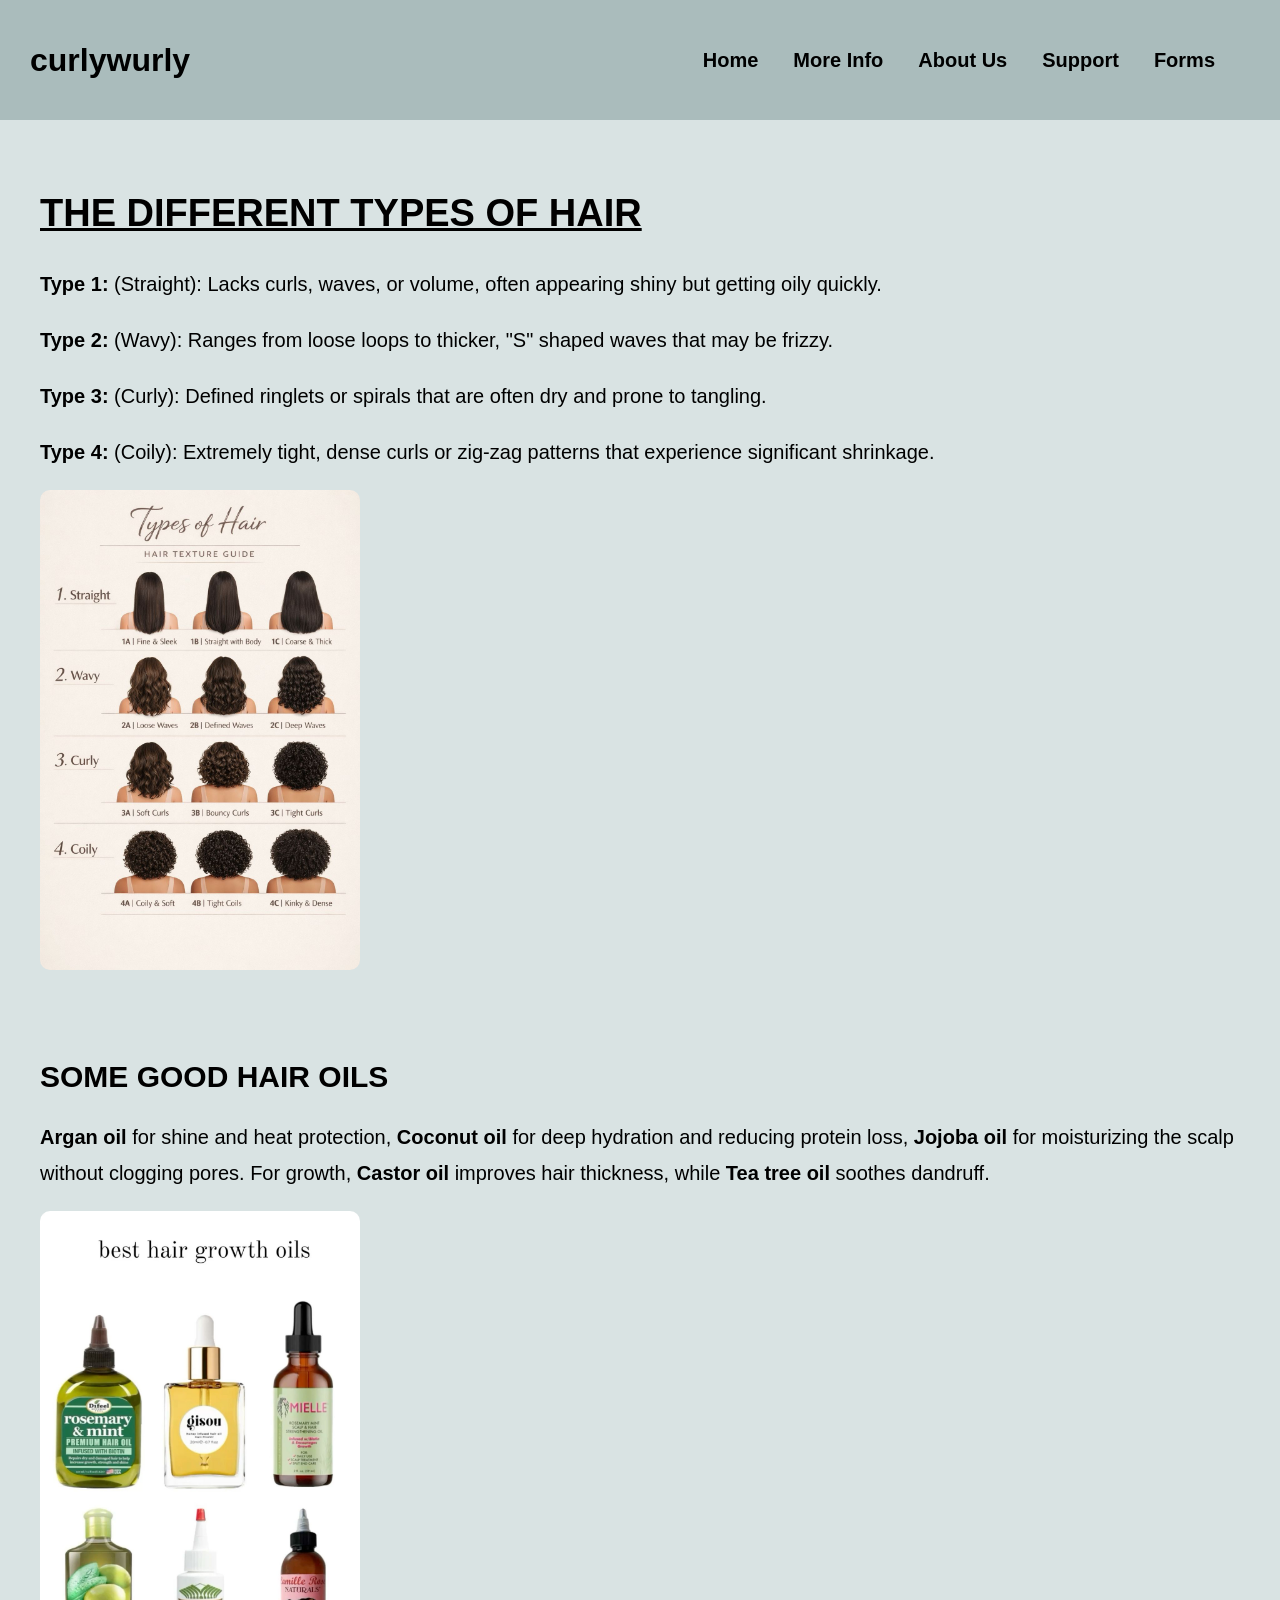
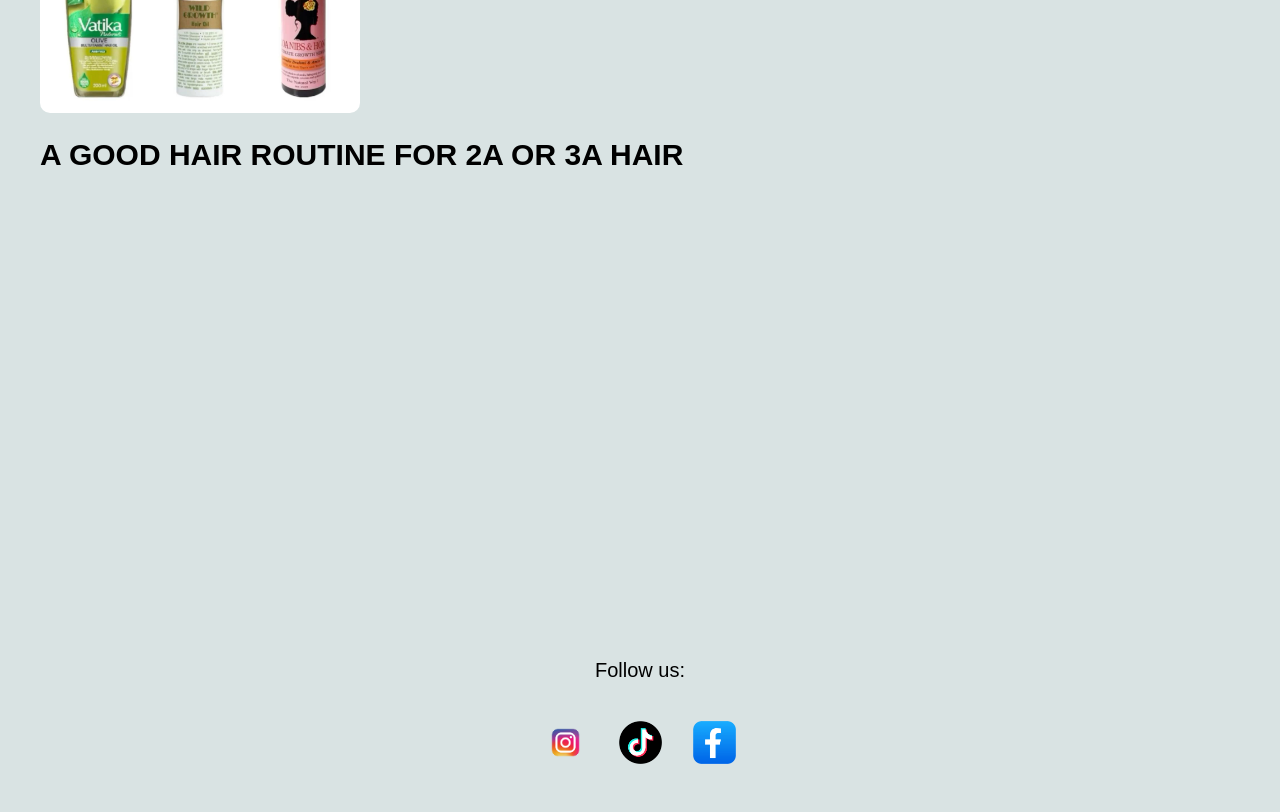
<file: index.html>
<!DOCTYPE html> 
<html lang="en">
<head>
  <meta charset="UTF-8">
  <title>Curlywurly</title>
  <link rel="stylesheet" href="styles.css">
</head>
<body>

  <!-- navbar -->
  <header>
    <nav>
      <h2>curlywurly</h2>

      <ul>
        <!-- nav -->
        <li><a href="index.html">Home</a></li>
        <li><a href="moreinfo.html">More Info</a></li>
        <li><a href="about.html">About Us</a></li>
        <li><a href="support.html">Support</a></li>
        <li><a href="forms.html">Forms</a></li>
        <li></li>

      </ul>
    </nav>
  </header>

  <main>
    <section class="container">

     
      <div class="left">

        <!-- hair types -->
        <div class="row">
          <div class="text">
            <h1>THE DIFFERENT TYPES OF HAIR</h1>

            <p><strong>Type 1:</strong> (Straight): Lacks curls, waves, or volume, often appearing shiny but getting oily quickly.</p>

            <p><strong>Type 2:</strong> (Wavy): Ranges from loose loops to thicker, "S" shaped waves that may be frizzy.</p>

            <p><strong>Type 3:</strong> (Curly): Defined ringlets or spirals that are often dry and prone to tangling.</p>

            <p><strong>Type 4:</strong> (Coily): Extremely tight, dense curls or zig-zag patterns that experience significant shrinkage.</p>
          </div>

          <img src="hair.types.jpg" alt="Hair types chart" class="side-image">
        </div>

      </div>

      
      <div class="right">

        <!-- hair oils -->
        <div class="row">
          <div class="text">

            <h2>SOME GOOD HAIR OILS</h2>

            <p>
              <strong>Argan oil</strong> for shine and heat protection,
              <strong>Coconut oil</strong> for deep hydration and reducing protein loss,
              <strong>Jojoba oil</strong> for moisturizing the scalp without clogging pores.

              For growth,
              <strong>Castor oil</strong> improves hair thickness, while
              <strong>Tea tree oil</strong> soothes dandruff.
            </p>

          </div>

          <img src="hair.oils.jpg" alt="Hair oils" class="side-image">
        </div>

        <!-- video -->
        <h2>A GOOD HAIR ROUTINE FOR 2A OR 3A HAIR</h2>

<iframe width="560" height="315" src="https://www.youtube.com/embed/MMRo-sexWdE?si=X9pfPsN2jZWxeZhw" title="YouTube video player" frameborder="0" allow="accelerometer; autoplay; clipboard-write; encrypted-media; gyroscope; picture-in-picture; web-share" referrerpolicy="strict-origin-when-cross-origin" allowfullscreen></iframe>

      </div>

    </section>
  </main>

 
  <footer>
    <p>Follow us:</p>

    <div class="socials">
      <img src="Instagram.webp">
      <img src="tiktok.webp">
      <img src="facebook.webp">
    </div>
  </footer>

</body>
</html>
</file>
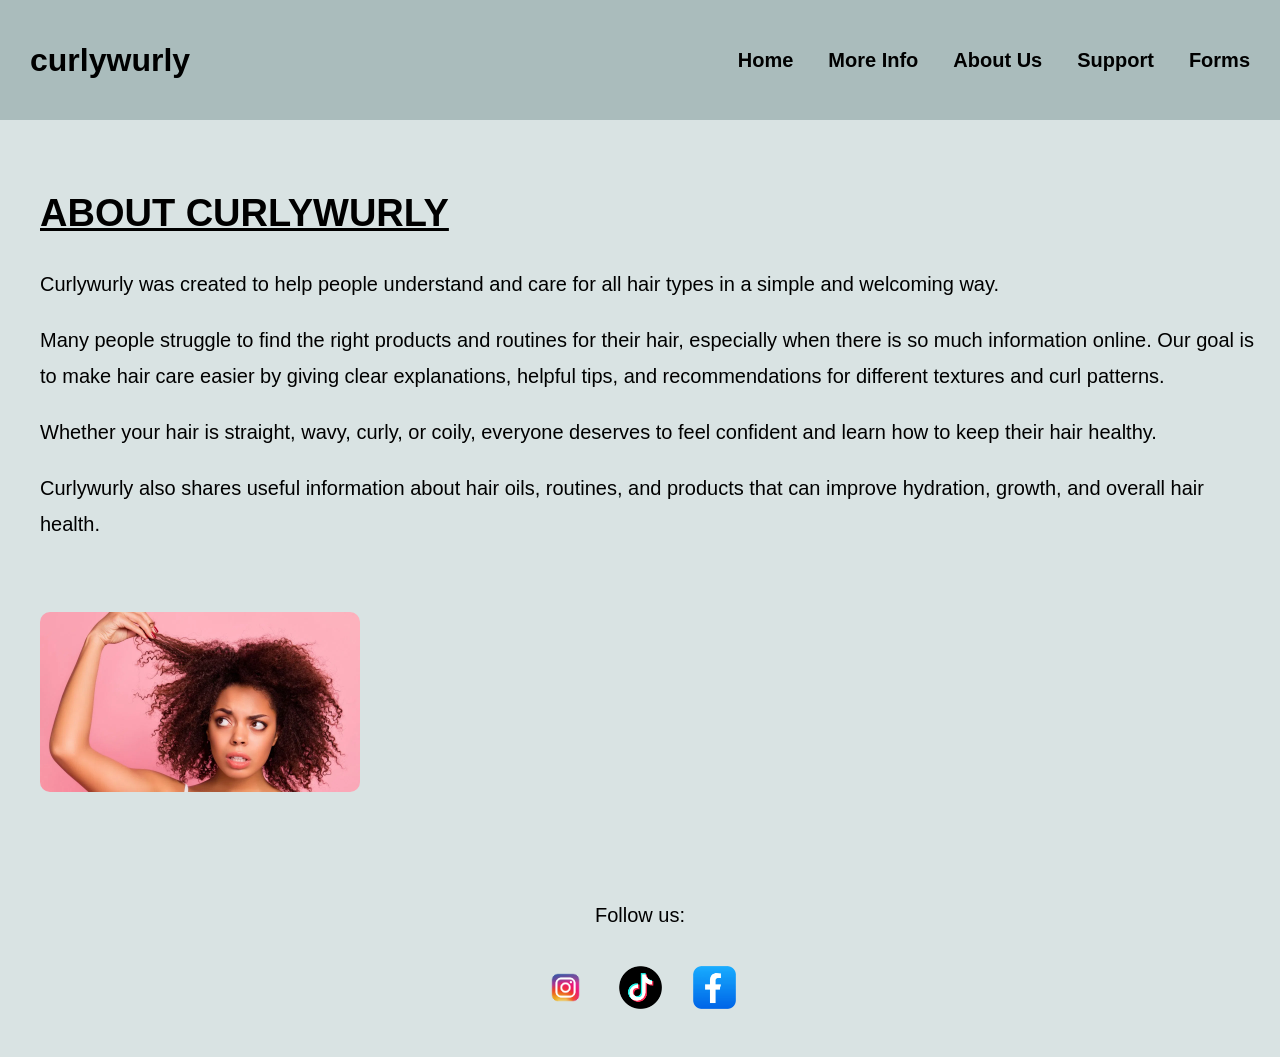
<file: about.html>
<!DOCTYPE html>
<html lang="en">
<head>
  <meta charset="UTF-8">
  <title>About Us | Curlywurly</title>
  <link rel="stylesheet" href="styles.css">
</head>

<body>

  <!-- NAVBAR -->
  <header>
    <nav>
      <h2>curlywurly</h2>

      <ul>
        <li><a href="index.html">Home</a></li>
        <li><a href="moreinfo.html">More Info</a></li>
        <li><a href="about.html">About Us</a></li>
        <li><a href="support.html">Support</a></li>
        <li><a href="forms.html">Forms</a></li>
      </ul>
    </nav>
  </header>

  <!-- MAIN CONTENT -->
  <main>

    <section class="container">

      <div class="left">

        <h1>ABOUT CURLYWURLY</h1>

        <p>
          Curlywurly was created to help people understand and care for
          all hair types in a simple and welcoming way.
        </p>

        <p>
          Many people struggle to find the right products and routines
          for their hair, especially when there is so much information
          online. Our goal is to make hair care easier by giving clear
          explanations, helpful tips, and recommendations for different
          textures and curl patterns.
        </p>

        <p>
          Whether your hair is straight, wavy, curly, or coily,
          everyone deserves to feel confident and learn how to keep
          their hair healthy.
        </p>

        <p>
          Curlywurly also shares useful information about hair oils,
          routines, and products that can improve hydration, growth,
          and overall hair health.
        </p>

      </div>

      <!-- IMAGE -->
      <div class="right">

        <img src="curly-hair-care.webp" alt="Hair care image" class="side-image">

      </div>

    </section>

  </main>

  <!-- FOOTER -->
  <footer>

    <p>Follow us:</p>

    <div class="socials">
      <img src="Instagram.webp" alt="Instagram">
      <img src="tiktok.webp" alt="TikTok">
      <img src="facebook.webp" alt="Facebook">
    </div>

  </footer>

</body>
</html>
</file>
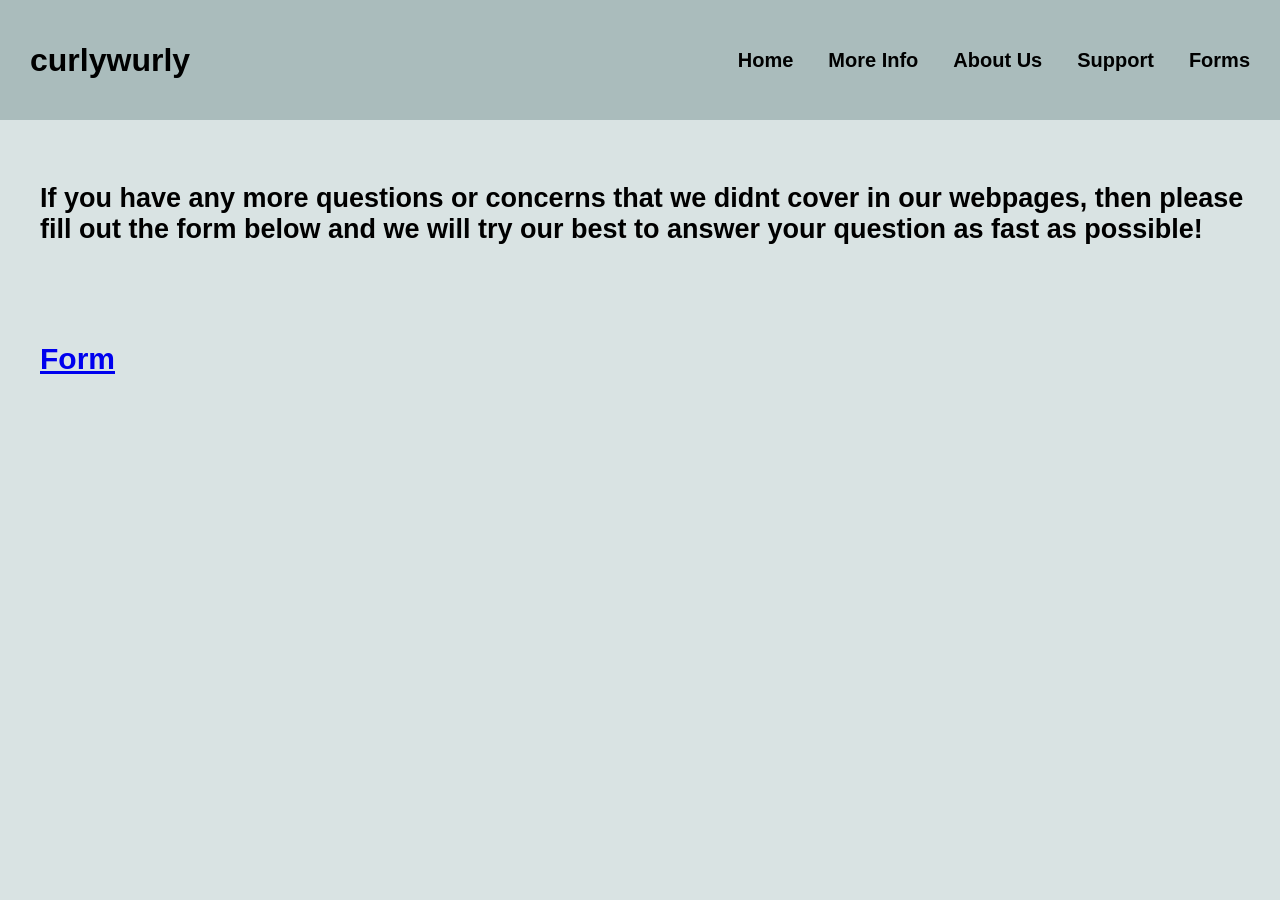
<file: forms.html>
<!DOCTYPE html>
<HTML>
    <html lang="en">
<head>
  <meta charset="UTF-8">
  <title>Support | Curlywurly</title>
  <link rel="stylesheet" href="styles.css">
</head>
<body>

  <!-- NAVBAR -->
  <header>
    <nav>
      <h2>curlywurly</h2>

      <ul>
        <li><a href="index.html">Home</a></li>
        <li><a href="moreinfo.html">More Info</a></li>
        <li><a href="about.html">About Us</a></li>
        <li><a href="support.html">Support</a></li>
        <li><a href="forms.html">Forms</a></li>
      </ul>
    </nav>
  </header>
  <main>

    <section class="container">

      
        <h1>If you have any more questions or concerns that we didnt cover in our webpages, then please fill out the form below and we will try our best to answer your question as fast as possible!</h1>
        <h2><a href="forms2.html">Form</a></h2>
   
</body>
</html>
</file>
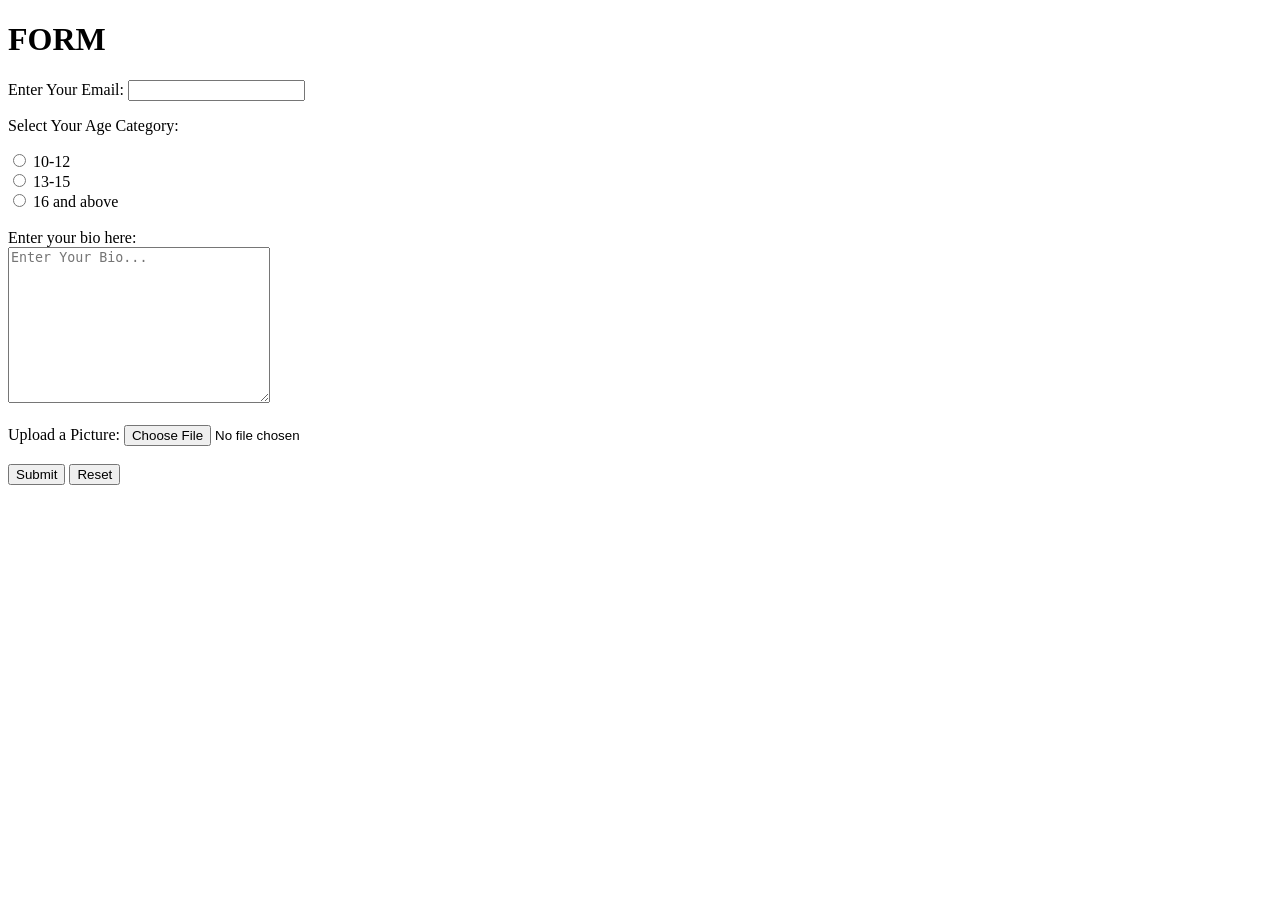
<file: forms2.html>
<!DOCTYPE html>
<body>
<H1>FORM</H1>
            <form>
                <label for="email">Enter Your Email:</label>
                <input type="email" id="email" name="email">
                
                <p>Select Your Age Category:</p>
                <input type="radio" name="age" value="10-12" id="option1">
                <label for="option1">10-12</label><br>                
                <input type="radio" name="age" value="13-15" id="option1">
                <label for="option1">13-15</label><br>                
                <input type="radio" name="age" value="16 and above" id="option1">
                <label for="option1">16 and above</label><br>
                <br>
                <label for="bio">Enter your bio here:</label><br>
                <textarea name="bio" id="bio" cols="30" rows="10" placeholder="Enter Your Bio..."></textarea>
                <br><br>
                <label for="myfile">Upload a Picture:</label>
                <input type="file" name="myfile" id="myfile">
                <br><br>
                <input type="submit" name="submit" id="submit">
                <input type="reset" name="reset" id="reset">
            </form>
        </BODY>
</HTML>
</file>
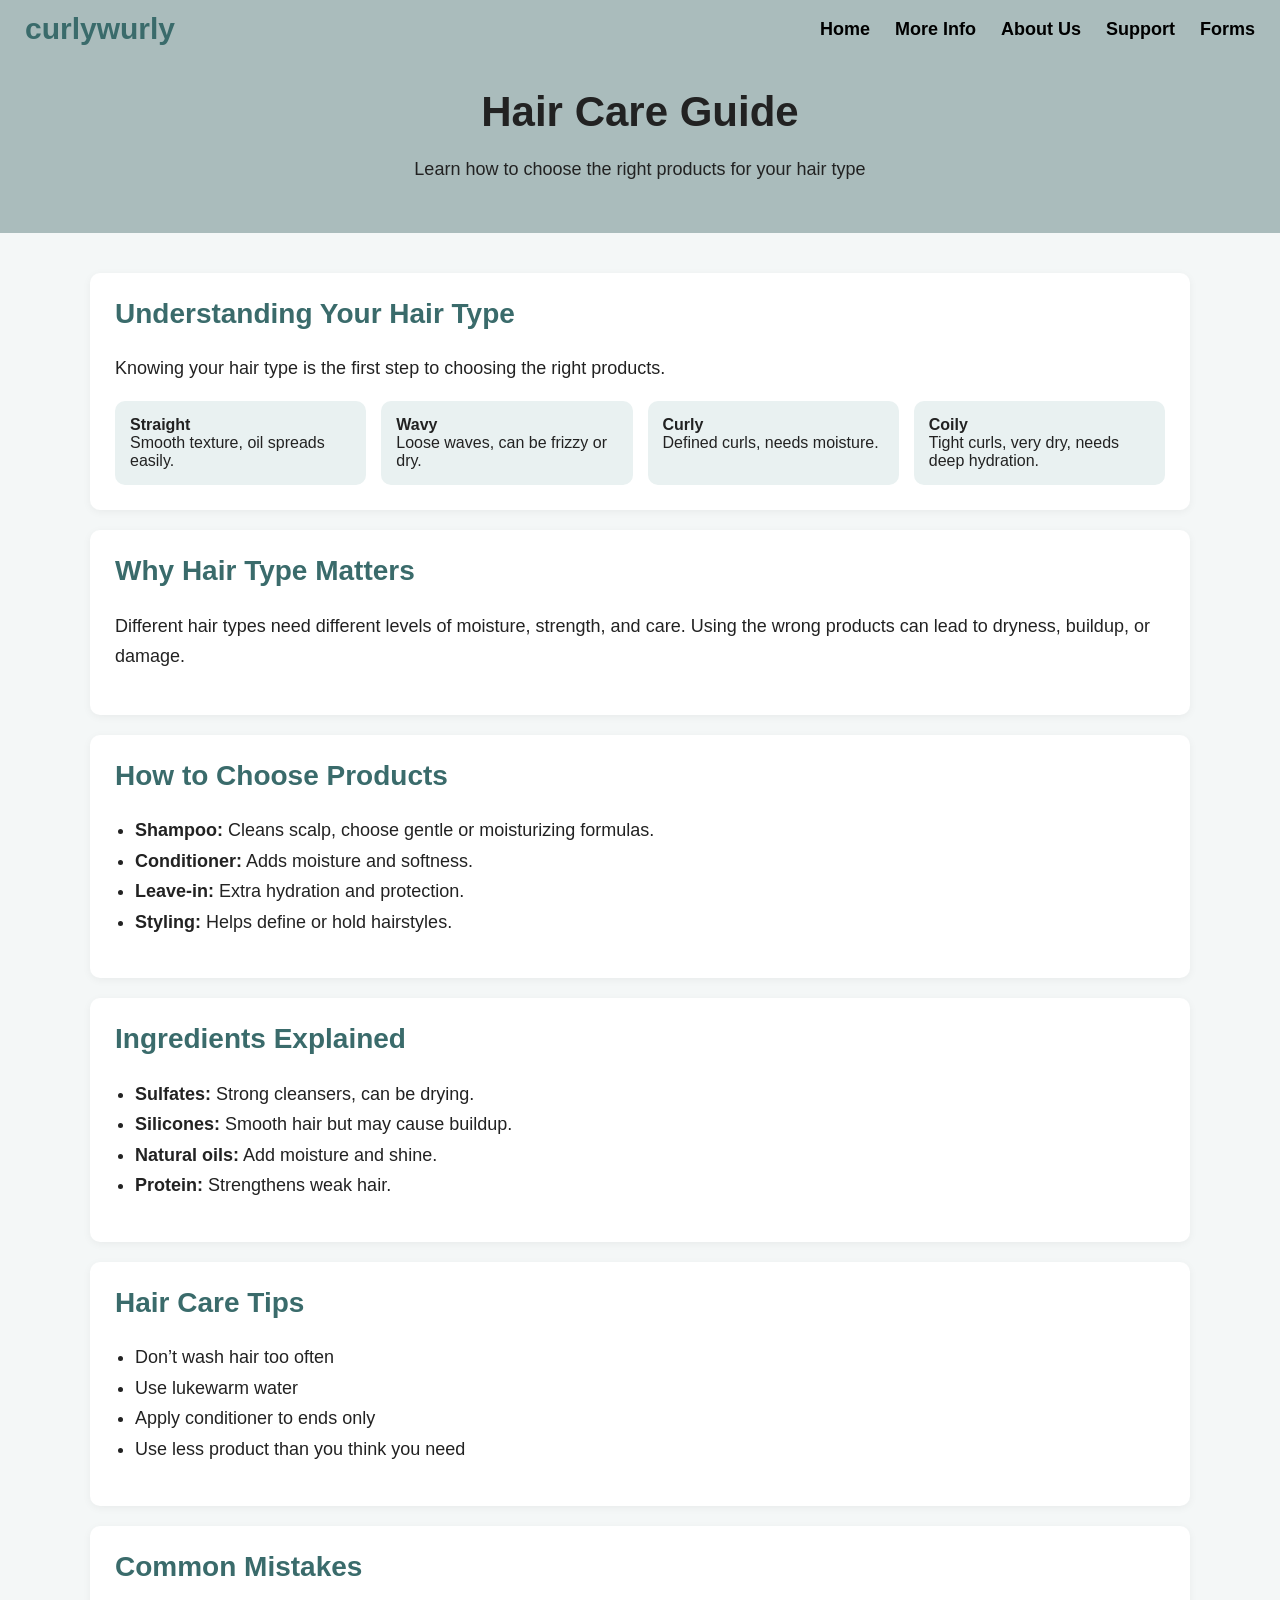
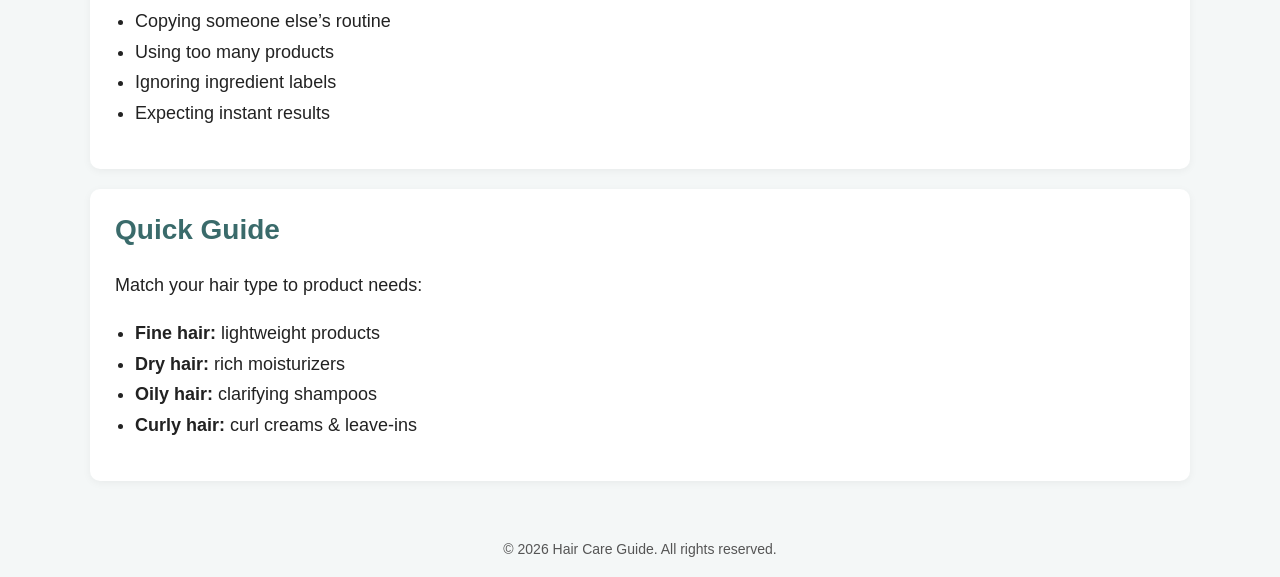
<file: moreinfo.html>
<!DOCTYPE html> 
<html lang="en">
<head>
<meta charset="UTF-8" />
<meta name="viewport" content="width=device-width, initial-scale=1.0" />
<title>Hair Care Guide - More Info</title>

<style>
/* ai helped me with the style part */

body {
  margin: 0;
  font-family: Arial, sans-serif;
  background: #f4f7f7;
  color: #222;
}

/* NAVBAR */
nav {
  display: flex;
  justify-content: space-between;
  align-items: center;
  background: #aabcbc;
  padding: 12px 25px;
}

nav h2 {
  margin: 0;
  font-size: 30px;
}

nav ul {
  list-style: none;
  display: flex;
  gap: 25px;
  margin: 0;
  padding: 0;
}

nav a {
  text-decoration: none;
  color: black;
  font-weight: bold;
  transition: 0.3s ease;
}

nav a:hover {
  background-color: #92a7a7;
  padding: 6px 10px;
  border-radius: 5px;
}

/* HEADER */
header {
  background: #aabcbc;
  padding: 30px;
  text-align: center;
}

header h1 {
  margin: 0;
  font-size: 42px;
}

header p {
  font-size: 18px;
}

/* MAIN CONTAINER */
.container {
  max-width: 1100px;
  margin: auto;
  padding: 20px;
}

/* SECTIONS */
section {
  background: white;
  margin: 20px 0;
  padding: 25px;
  border-radius: 10px;
  box-shadow: 0 2px 8px rgba(0,0,0,0.05);
}

h2 {
  color: #3a6b6b;
  margin-top: 0;
  font-size: 28px;
}

p, li {
  font-size: 18px;
  line-height: 1.7;
}

ul {
  padding-left: 20px;
}

/* GRID */
.grid {
  display: grid;
  grid-template-columns: repeat(auto-fit, minmax(250px, 1fr));
  gap: 15px;
}

.card {
  background: #e9f1f1;
  padding: 15px;
  border-radius: 10px;
  transition: transform 0.3s ease;
}

.card:hover {
  transform: scale(1.03);
}

/* FOOTER */
footer {
  text-align: center;
  padding: 20px;
  font-size: 14px;
  color: #555;
}

/* MOBILE */
@media (max-width: 768px) {

  nav {
    flex-direction: column;
    text-align: center;
  }

  nav ul {
    flex-wrap: wrap;
    justify-content: center;
    margin-top: 10px;
  }

  header h1 {
    font-size: 32px;
  }

}
</style>

</head>

<body>

<!-- NAVBAR -->
<nav>

  <h2>curlywurly</h2>

  <ul>
    <li><a href="index.html">Home</a></li>
    <li><a href="moreinfo.html">More Info</a></li>
    <li><a href="about.html">About Us</a></li>
    <li><a href="support.html">Support</a></li>
    <li><a href="forms.html">Forms</a></li>
  </ul>

</nav>

<!-- HEADER -->
<header>
  <h1>Hair Care Guide</h1>
  <p>Learn how to choose the right products for your hair type</p>
</header>

<div class="container">

  <section>
    <h2>Understanding Your Hair Type</h2>

    <p>
      Knowing your hair type is the first step to choosing the right products.
    </p>

    <div class="grid">

      <div class="card">
        <strong>Straight</strong><br>
        Smooth texture, oil spreads easily.
      </div>

      <div class="card">
        <strong>Wavy</strong><br>
        Loose waves, can be frizzy or dry.
      </div>

      <div class="card">
        <strong>Curly</strong><br>
        Defined curls, needs moisture.
      </div>

      <div class="card">
        <strong>Coily</strong><br>
        Tight curls, very dry, needs deep hydration.
      </div>

    </div>
  </section>

  <section>
    <h2>Why Hair Type Matters</h2>

    <p>
      Different hair types need different levels of moisture, strength,
      and care. Using the wrong products can lead to dryness,
      buildup, or damage.
    </p>
  </section>

  <section>
    <h2>How to Choose Products</h2>

    <ul>
      <li><strong>Shampoo:</strong> Cleans scalp, choose gentle or moisturizing formulas.</li>
      <li><strong>Conditioner:</strong> Adds moisture and softness.</li>
      <li><strong>Leave-in:</strong> Extra hydration and protection.</li>
      <li><strong>Styling:</strong> Helps define or hold hairstyles.</li>
    </ul>
  </section>

  <section>
    <h2>Ingredients Explained</h2>

    <ul>
      <li><strong>Sulfates:</strong> Strong cleansers, can be drying.</li>
      <li><strong>Silicones:</strong> Smooth hair but may cause buildup.</li>
      <li><strong>Natural oils:</strong> Add moisture and shine.</li>
      <li><strong>Protein:</strong> Strengthens weak hair.</li>
    </ul>
  </section>

  <section>
    <h2>Hair Care Tips</h2>

    <ul>
      <li>Don’t wash hair too often</li>
      <li>Use lukewarm water</li>
      <li>Apply conditioner to ends only</li>
      <li>Use less product than you think you need</li>
    </ul>
  </section>

  <section>
    <h2>Common Mistakes</h2>

    <ul>
      <li>Copying someone else’s routine</li>
      <li>Using too many products</li>
      <li>Ignoring ingredient labels</li>
      <li>Expecting instant results</li>
    </ul>
  </section>

  <section>
    <h2>Quick Guide</h2>

    <p>Match your hair type to product needs:</p>

    <ul>
      <li><strong>Fine hair:</strong> lightweight products</li>
      <li><strong>Dry hair:</strong> rich moisturizers</li>
      <li><strong>Oily hair:</strong> clarifying shampoos</li>
      <li><strong>Curly hair:</strong> curl creams & leave-ins</li>
    </ul>
  </section>

</div>

<footer>
  © 2026 Hair Care Guide. All rights reserved.
</footer>

</body>
</html>
</file>
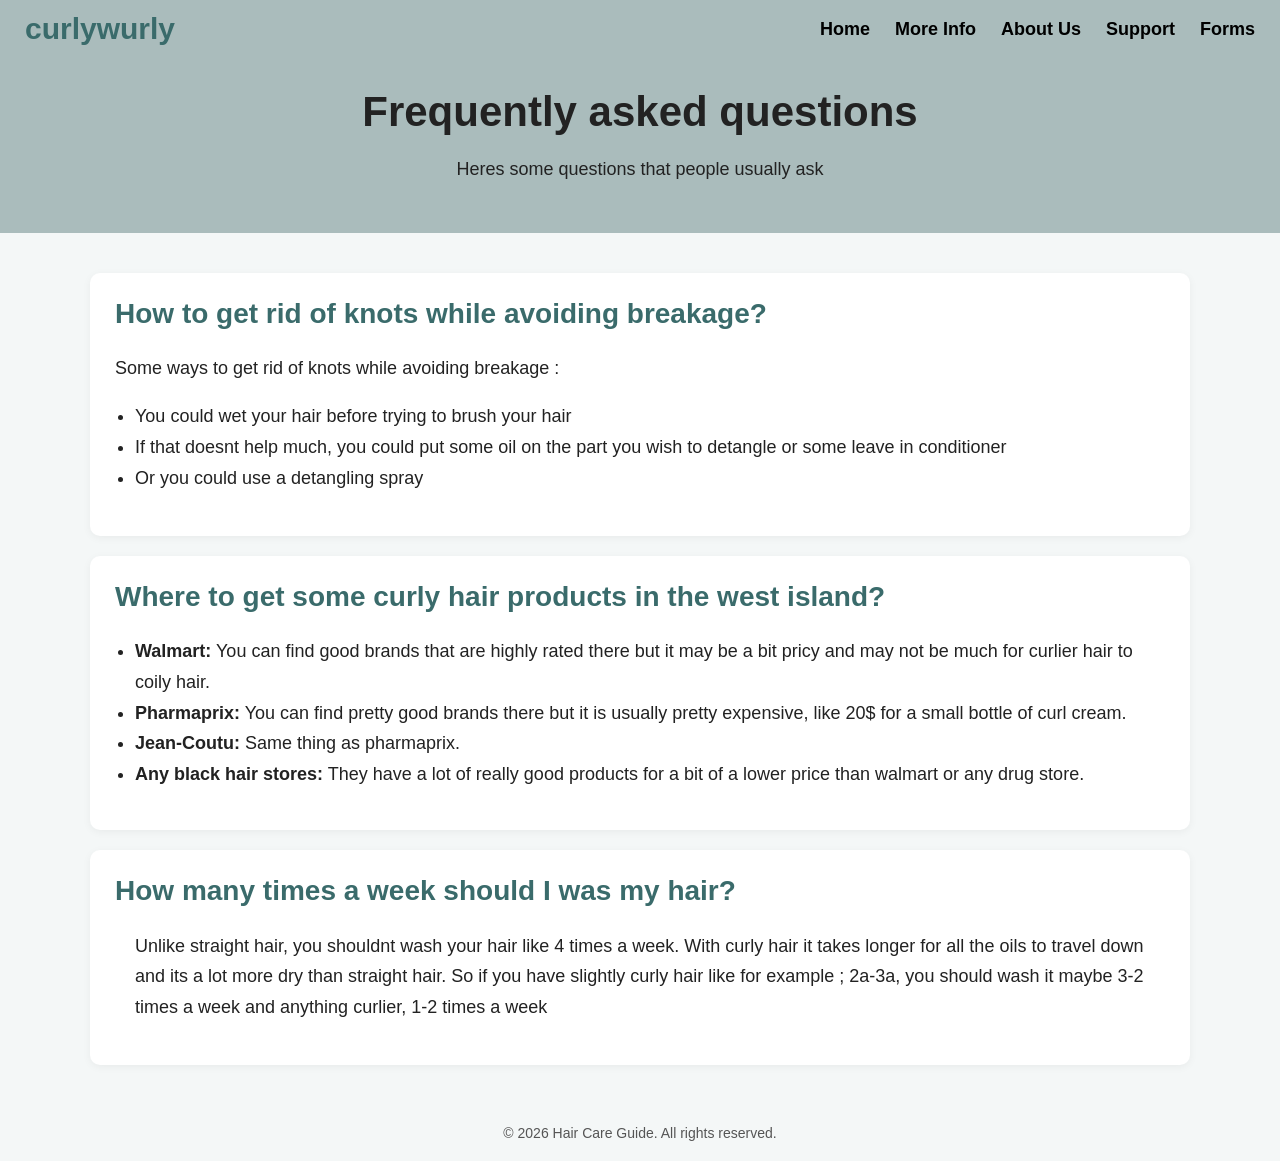
<file: support.html>
<!DOCTYPE html> 
<html lang="en">
<head>
<meta charset="UTF-8" />
<meta name="viewport" content="width=device-width, initial-scale=1.0" />
<title>Frequently asked questions - Support</title>

<style>
/* ai helped me with the style part */

body {
  margin: 0;
  font-family: Arial, sans-serif;
  background: #f4f7f7;
  color: #222;
}

/* NAVBAR */
nav {
  display: flex;
  justify-content: space-between;
  align-items: center;
  background: #aabcbc;
  padding: 12px 25px;
}

nav h2 {
  margin: 0;
  font-size: 30px;
}

nav ul {
  list-style: none;
  display: flex;
  gap: 25px;
  margin: 0;
  padding: 0;
}

nav a {
  text-decoration: none;
  color: black;
  font-weight: bold;
  transition: 0.3s ease;
}

nav a:hover {
  background-color: #92a7a7;
  padding: 6px 10px;
  border-radius: 5px;
}

/* HEADER */
header {
  background: #aabcbc;
  padding: 30px;
  text-align: center;
}

header h1 {
  margin: 0;
  font-size: 42px;
}

header p {
  font-size: 18px;
}

/* MAIN CONTAINER */
.container {
  max-width: 1100px;
  margin: auto;
  padding: 20px;
}

/* SECTIONS */
section {
  background: white;
  margin: 20px 0;
  padding: 25px;
  border-radius: 10px;
  box-shadow: 0 2px 8px rgba(0,0,0,0.05);
}

h2 {
  color: #3a6b6b;
  margin-top: 0;
  font-size: 28px;
}

p, li {
  font-size: 18px;
  line-height: 1.7;
}

ul {
  padding-left: 20px;
}

/* GRID */
.grid {
  display: grid;
  grid-template-columns: repeat(auto-fit, minmax(250px, 1fr));
  gap: 15px;
}

.card {
  background: #e9f1f1;
  padding: 15px;
  border-radius: 10px;
  transition: transform 0.3s ease;
}

.card:hover {
  transform: scale(1.03);
}

/* FOOTER */
footer {
  text-align: center;
  padding: 20px;
  font-size: 14px;
  color: #555;
}

/* MOBILE */
@media (max-width: 768px) {

  nav {
    flex-direction: column;
    text-align: center;
  }

  nav ul {
    flex-wrap: wrap;
    justify-content: center;
    margin-top: 10px;
  }

  header h1 {
    font-size: 32px;
  }

}
</style>

</head>

<body>

<!-- NAVBAR -->
<nav>

  <h2>curlywurly</h2>

  <ul>
    <li><a href="index.html">Home</a></li>
    <li><a href="moreinfo.html">More Info</a></li>
    <li><a href="about.html">About Us</a></li>
    <li><a href="support.html">Support</a></li>
    <li><a href="forms.html">Forms</a></li>
  </ul>

</nav>

<!-- HEADER -->
<header>
  <h1>Frequently asked questions</h1>
  <p>Heres some questions that people usually ask</p>
</header>

<div class="container">

  <section>
    <h2>How to get rid of knots while avoiding breakage?</h2>

    <p>Some ways to get rid of knots while avoiding breakage : 
      <ul>
        <li>You could wet your hair before trying to brush your hair</li>
        <li>If that doesnt help much, you could put some oil on the part you 
          wish to detangle or some leave in conditioner</li>
          <li>Or you could use a detangling spray</li>
      </ul>

    </p>
  </section>

  <section>
    <h2>Where to get some curly hair products in the west island?</h2>

    <ul>
      <li><strong>Walmart:</strong> You can find good brands that are highly rated there but it may be a bit pricy and may not be much for curlier hair to coily hair.</li>
      <li><strong>Pharmaprix:</strong> You can find pretty good brands there but it is usually pretty expensive, like 20$ for 
        a small bottle of curl cream.</li>
      <li><strong>Jean-Coutu:</strong> Same thing as pharmaprix.</li>
      <li><strong>Any black hair stores:</strong> They have a lot of really good products for a bit of a
         lower price than walmart or any drug store.</li>
    </ul>
  </section>

  <section>
    <h2>How many times a week should I was my hair?</h2>
    <ul>
      <p>Unlike straight hair, you shouldnt wash your hair like 4 times a week. With curly hair it takes longer for all the oils to travel down and its a lot more dry than straight hair. So if you have slightly curly hair like for example ; 2a-3a, you should wash it maybe 3-2 times a week and anything curlier, 1-2 times a week</p>
    </ul>
  </section>

</div>

<footer>
  © 2026 Hair Care Guide. All rights reserved.
</footer>

</body>
</html>
</file>
<file: styles.css>
body {
  font-family: Arial, sans-serif;
  background-color: #d9e3e3;
  margin: 0;
  font-size: 18px; /* bigger text */
}

nav {
  display: flex;
  justify-content: space-between;
  align-items: center;
  background: #aabcbc;
  padding: 15px 30px; /* bigger navbar */
}

nav h2 {
  font-size: 32px;
}

nav ul {
  list-style: none;
  display: flex;
  gap: 35px; /* more spacing */
}

nav a {
  text-decoration: none;
  color: black;
  font-weight: bold;
  font-size: 20px;
}

nav a:hover {
  text-decoration: underline;
}

ul li a:hover {
  background-color: #92a7a7;
  padding: 5px;
  border-radius: 5px;
}

/* layout */
.container {
  display: flex;
  flex-wrap: wrap;
  padding: 40px;
  gap: 50px;

  width: 95%;          /* takes up more screen */
  max-width: 1600px;   /* larger laptop layout */
  margin: auto;
}

.left {
  flex: 2 1 700px;
}

.right {
  flex: 1 1 500px;
}

.left h1 {
  text-decoration: underline;
  font-size: 38px;
}

h2 {
  font-size: 30px;
}

p {
  line-height: 1.8;
  font-size: 20px;
}

/* first image */
.hair-type-image {
  width: 160px; /* bigger */
  height: auto;
  border-radius: 10px;
  display: block;
}

/* second image */
.side-image {
  width: 100%;
  max-width: 320px; /* bigger */
  height: auto;
  display: block;
  margin-bottom: 15px;
  border-radius: 10px;
}

/* right images hover */
.right img {
  transition: transform 0.3s ease;
}

.right img:hover {
  transform: scale(1.05);
}

/* video */
iframe {
  width: 100%;
  height: 350px; /* bigger video */
  border-radius: 10px;
  margin-top: 10px;
}

/* mobile view */
@media (max-width: 768px) {
  .container {
    flex-direction: column;
    padding: 20px;
  }

  nav {
    flex-direction: column;
    text-align: center;
  }

  nav ul {
    flex-wrap: wrap;
    justify-content: center;
  }

  .right img {
    width: 100%;
    max-width: 100%;
  }

  .hair-type-image {
    max-width: 100%;
  }

  iframe {
    height: 220px;
  }
}

/* FOOTER */
footer {
  text-align: center;
  padding: 30px;
  font-size: 18px;
}

.socials img {
  width: 45px; /* bigger icons */
  margin: 12px;
}
</file>
